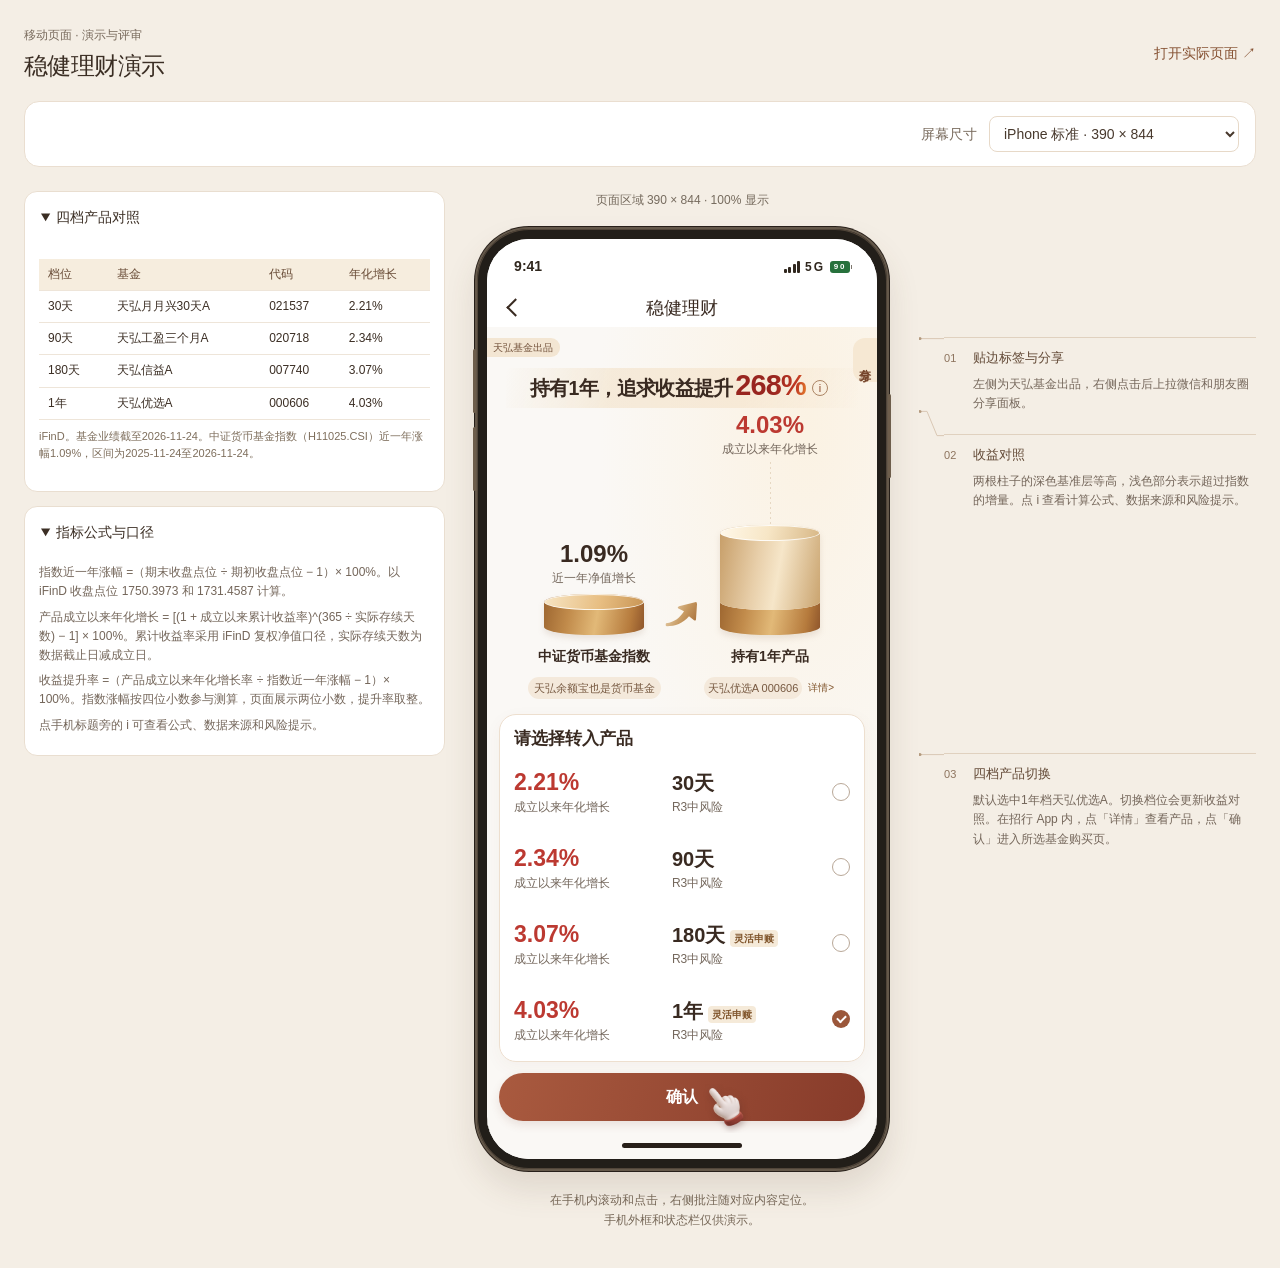
<file: index.html>
<!doctype html>
<html lang="zh-CN">
<head>
  <meta charset="utf-8">
  <meta name="viewport" content="width=device-width,initial-scale=1">
  <title>稳健理财演示</title>
  <link rel="stylesheet" href="demo.css">
  <script src="local-preview.js" defer></script>
  <script src="demo.js" defer></script>
</head>
<body>
  <main class="workspace">
    <header class="intro"><div><p id="eyebrow">移动页面 · 演示与评审</p><h1 id="demo-title">页面演示</h1></div><a id="open-page" target="_blank" rel="noopener">打开实际页面 ↗</a></header>
    <section class="toolbar" aria-label="演示设置"><label>屏幕尺寸 <select id="size" aria-label="屏幕尺寸"></select></label></section>
    <div id="error" class="error" role="alert" hidden></div>
    <div id="review-layout" class="review-layout">
      <aside id="materials" class="materials" aria-label="补充资料"></aside>
      <div class="phone-column">
        <p id="viewport-label" class="preview-meta"></p>
        <div id="stage" class="stage"><div id="device-space" class="device-space"><div id="device" class="device">
          <div class="display">
            <div class="status-bar" aria-hidden="true"><strong>9:41</strong><span class="phone-network"><i><b></b><b></b><b></b><b></b></i><b>5G</b><em>90</em></span></div>
            <iframe id="preview" title="手机内实际页面"></iframe>
            <div class="home-area" aria-hidden="true"><span></span></div>
          </div>
        </div></div></div>
        <p class="hint">在手机内滚动和点击，右侧批注随对应内容定位。<br>手机外框和状态栏仅供演示。</p>
      </div>
      <aside id="annotations" class="annotations" aria-label="跟随页面内容的批注"><div id="notes-viewport" class="notes-viewport"><svg id="note-lines" aria-hidden="true"></svg><div id="notes"></div></div><p id="note-status" role="status" hidden></p></aside>
    </div>
  </main>
</body>
</html>
</file>
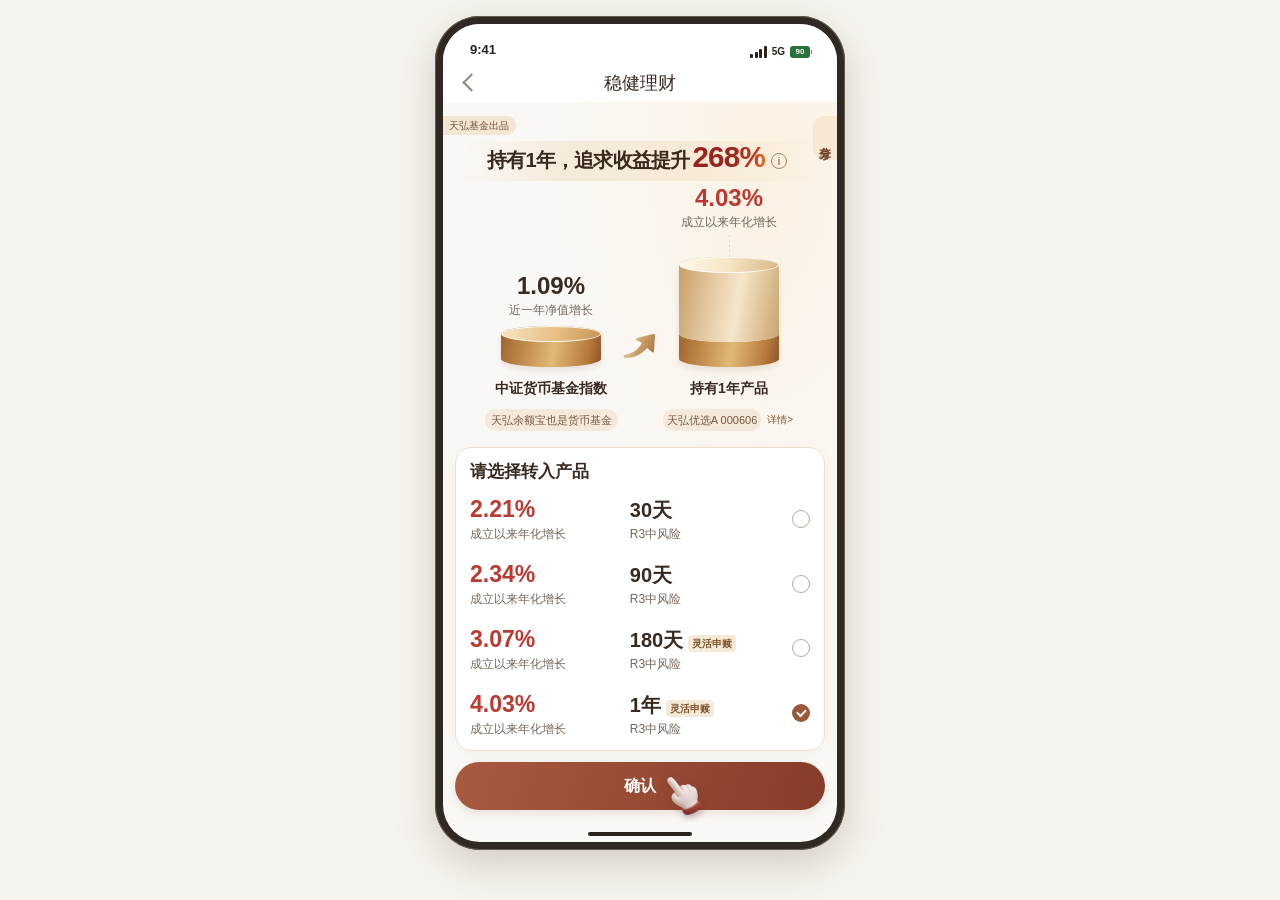
<file: phone/index.html>
<!doctype html>
<html lang="zh-CN">
<head>
  <meta charset="utf-8">
  <meta name="viewport" content="width=device-width, initial-scale=1">
  <title>稳健理财</title>
  <link rel="stylesheet" href="./src/styles.css">
  <script defer src="./src/page-content.js"></script>
  <script defer src="./src/app.js"></script>
</head>
<body>
  <div class="iphone">
    <div class="phone-screen">
      <div class="status-bar" aria-hidden="true">
        <span>9:41</span>
        <span class="status-icons"><i class="signal"><b></b><b></b><b></b><b></b></i><span class="network">5G</span><i class="battery">90</i></span>
      </div>
      <header class="topbar">
        <button class="back" type="button" id="back" aria-label="返回"></button>
        <span>稳健理财</span>
      </header>
      <main class="page">
        <section class="hero" aria-labelledby="comparison-title">
          <div class="hero-toolbar">
            <span class="producer">天弘基金出品</span>
            <button class="share" type="button" id="share" aria-label="分享">分享</button>
          </div>
          <div class="section-heading">
            <h1 id="comparison-title" aria-live="polite">历史业绩对照</h1>
            <button class="text-button" type="button" data-sheet="method" aria-label="计算公式"><span aria-hidden="true">i</span></button>
          </div>
          <div class="comparison" id="comparison"></div>
        </section>
        <section class="products" aria-labelledby="products-title">
          <h2 id="products-title">请选择转入产品</h2>
          <div id="products" role="radiogroup" aria-labelledby="products-title"></div>
        </section>
        <div class="confirm-area">
          <button class="primary" type="button" id="confirm">确认</button>
          <span class="tap-cue" aria-hidden="true"><img alt="" src="[data-uri]"></span>
        </div>
      </main>
      <div class="overlay" id="overlay" hidden>
        <section class="sheet" role="dialog" aria-modal="true" aria-labelledby="sheet-title">
          <div class="sheet-heading">
            <h2 id="sheet-title"></h2>
            <button class="dismiss-share" id="dismiss-share" type="button" aria-label="关闭分享" hidden>×</button>
          </div>
          <div id="sheet-body"></div>
          <button class="primary" type="button" id="close">关闭</button>
        </section>
      </div>
      <div class="home-indicator" aria-hidden="true"></div>
    </div>
  </div>
</body>
</html>
</file>
<file: demo.css>
:root{font:14px/1.6 -apple-system,BlinkMacSystemFont,"PingFang SC","Microsoft YaHei",sans-serif;color:#3b2e24;background:#f4eee5;font-synthesis:none;color-scheme:light}
*{box-sizing:border-box}body{margin:0}button,select{font:inherit}button,a,select{touch-action:manipulation}button{cursor:pointer}a{color:#855132}button:focus-visible,a:focus-visible,select:focus-visible{outline:3px solid #b1865b;outline-offset:3px}[hidden]{display:none!important}
.workspace{max-width:1660px;margin:auto;padding:26px 24px 38px}.intro{display:flex;justify-content:space-between;gap:24px;align-items:center;margin-bottom:20px}.intro p{margin:0 0 5px;color:#796b5d;font-size:12px}h1{font-size:24px;line-height:1.3;margin:0;letter-spacing:-.025em}#open-page{white-space:nowrap;text-decoration:none}.toolbar{display:flex;justify-content:space-between;gap:18px;flex-wrap:wrap;align-items:center;padding:14px 16px;background:#fff;border:1px solid #eaded0;border-radius:15px}.views{display:flex;flex-wrap:wrap;gap:4px;padding:3px;background:#f5ede1;border-radius:10px}.views button{border:0;border-radius:7px;color:#746456;background:transparent;padding:8px 14px}.views button[aria-pressed=true]{background:#895432;color:#fff;box-shadow:0 2px 6px #77512e18}.toolbar label{display:flex;align-items:center;gap:12px;color:#796b5d}select{background:#fff;border:1px solid #e7d9c8;border-radius:8px;padding:8px 30px 8px 10px;color:#48392d;max-width:100%}
.review-layout{display:grid;grid-template-columns:minmax(250px,1fr) var(--device-column,426px) minmax(230px,.8fr);gap:24px;align-items:start;margin-top:24px}.materials{min-width:0;position:sticky;top:18px;max-height:calc(100vh - 36px);overflow:auto;scrollbar-width:thin}.material{margin-bottom:14px;border:1px solid #e9ded0;border-radius:13px;overflow:hidden;background:#fff}.material summary{padding:14px 16px;cursor:pointer;font-weight:600}.material-body{padding:0 14px 14px;overflow:auto}.material p,.note p{margin:6px 0;font-size:12px;color:#74665a;white-space:pre-wrap}.material a{overflow-wrap:anywhere}.block-image{display:block;max-width:100%;height:auto;border-radius:7px}.image-link{display:block}.caption{font-size:11px!important;color:#7e6e5c!important}.block-table{overflow:auto;max-width:100%;margin:8px 0}.block-table table{border-collapse:separate;border-spacing:0;min-width:100%;font-size:12px;white-space:nowrap}.block-table th,.block-table td{padding:6px 9px;text-align:left;border-bottom:1px solid #eee5d9}.block-table th{color:#684b36;background:#f6edde;position:sticky;top:0}.block-table .highlight{background:#f7ead9;color:#785234}.block-embed{display:block;border:1px solid #eee;border-radius:7px;width:100%;background:#fff}.gallery{display:grid;gap:12px}.block-links{padding:0 0 0 18px;font-size:12px}
.phone-column{min-width:0}.preview-meta{text-align:center;margin:0 0 16px;font-size:12px;color:#766b5e}.stage{display:flex;justify-content:center;width:100%}.device-space{position:relative;flex:none}.device{position:absolute;left:0;top:0;width:calc(var(--screen-width,390px) + 24px);padding:10px;background:#221e19;border:2px solid #64584a;border-radius:54px;transform-origin:top left;box-shadow:0 0 0 1px #271f19,0 18px 32px #58432c22,inset 0 0 0 1px #514539}.device:before,.device:after{content:"";position:absolute;width:3px;background:#6e5e4c;border-radius:2px}.device:before{left:-4px;top:120px;height:64px;box-shadow:0 78px #6e5e4c}.device:after{right:-4px;top:165px;height:84px}.display{overflow:hidden;width:var(--screen-width,390px);border-radius:42px;background:white}.status-bar{height:50px;padding:6px 27px 0;display:flex;align-items:center;justify-content:space-between;position:relative;color:#30271e;user-select:none}.status-bar strong{font-size:14px}.status-bar>span:last-child{font-size:12px;letter-spacing:2px}.island{position:absolute;top:11px;left:50%;transform:translateX(-50%);width:96px;height:26px;background:#221e19;border-radius:18px}.device.classic .island{top:8px;width:55px;height:5px}.device iframe{display:block;border:0;width:var(--screen-width,390px);height:var(--screen-height,844px);background:white}.home-area{height:26px;display:flex;justify-content:center;align-items:center}.home-area span{width:120px;height:5px;background:#271f19;border-radius:4px}.hint{font-size:12px;color:#776858;text-align:center;line-height:1.7;margin:19px 0 0}
.annotations{position:relative;min-width:0;align-self:stretch}.notes-viewport{position:absolute;left:0;width:100%;min-height:1px;overflow-x:hidden;overflow-y:auto;scrollbar-width:thin;overscroll-behavior:contain}#note-lines{position:absolute;inset:0;width:100%;overflow:visible;pointer-events:none}#note-lines path{stroke:#d9c7b4;stroke-width:1;fill:none}#note-lines circle{fill:#b3997d}.note{position:absolute;left:25px;right:0;padding:9px 0 3px;border-top:1px solid #e0d1bf}.note-heading{display:flex;gap:10px;align-items:baseline}.note-heading button{padding:0;border:0;background:transparent;color:#634a37;text-align:left;font-size:13px;line-height:22px;font-weight:600}.note-number{font-size:11px;color:#8d745e;min-width:19px}.note .note-body{padding-left:29px}.note[data-continuing] .note-number:before{content:'↑ ';color:#9e846d}#note-status{font-size:12px;color:#79695c;padding:12px 0;margin:0}.error{margin-top:16px;padding:12px;border:1px solid #e8c5c5;border-radius:8px;color:#873c3c;background:#fff7f7}
.review-layout.no-materials{grid-template-columns:var(--device-column,426px) minmax(230px,340px);justify-content:center}.review-layout.no-notes{grid-template-columns:minmax(250px,1fr) var(--device-column,426px)}
.review-layout.no-materials.no-notes{grid-template-columns:var(--device-column,426px);justify-content:center}
@media(max-width:1100px){.review-layout{grid-template-columns:var(--device-column,426px) minmax(230px,1fr);gap:20px}.materials{grid-column:1 / 3;grid-row:1;position:static;max-height:400px;display:grid;grid-template-columns:repeat(auto-fit,minmax(240px,1fr));gap:12px}.phone-column{grid-column:1;grid-row:2}.annotations{grid-column:2;grid-row:2}.review-layout.no-materials .phone-column,.review-layout.no-materials .annotations{grid-row:1}.material{margin:0}.review-layout.no-notes{grid-template-columns:1fr}.review-layout.no-notes .materials{grid-column:1}.review-layout.no-notes .phone-column{grid-column:1;grid-row:2}}
@media(max-width:730px){.workspace{padding:20px 14px 30px}.intro{align-items:start;gap:8px}h1{font-size:21px}#open-page{font-size:12px}.toolbar label{width:100%;justify-content:space-between}.views{width:100%}.views button{flex:1;padding:8px 9px}.review-layout,.review-layout.no-materials{display:flex;flex-direction:column;gap:20px}.materials{display:block;width:100%;max-height:320px}.material{margin-bottom:12px}.phone-column,.annotations{width:100%}.annotations{min-height:250px}.notes-viewport{position:relative!important;top:0!important;height:auto!important;max-height:65vh}.note{position:relative!important;left:0;right:0;top:auto!important;margin-bottom:15px}.note .note-body{padding-left:29px}#note-lines{display:none}.hint{margin-bottom:0}}

.display > .status-bar { background: #fff; }
.display > .home-area { background: #faf8f5; }

.toolbar { justify-content: flex-end; }
.status-bar .phone-network { display: flex; align-items: center; gap: 5px; letter-spacing: normal; font: 720 10px/1 -apple-system,sans-serif; }
.phone-network i { display: flex; align-items: flex-end; gap: 1.5px; height: 12px; }
.phone-network i b { width: 3px; border-radius: 1px; background: currentColor; height: 4px; }
.phone-network i b:nth-child(2) { height: 6px; }
.phone-network i b:nth-child(3) { height: 9px; }
.phone-network i b:nth-child(4) { height: 12px; }
.phone-network em { position: relative; width: 20px; border-radius: 3px; text-align: center; background: #27713c; color: white; font: 750 8px/12px -apple-system,sans-serif; }
.phone-network em::after { content: ''; position: absolute; right: -2px; top: 4px; width: 1px; height: 4px; background: #7e776e; }
</file>
<file: phone/src/styles.css>
:root {
  --ink: #392a21;
  --muted: #74675c;
  --brand: #8e4b2d;
  --page: #f7f2eb;
  --paper: #fff;
  --line: #eee4d8;
  --accent: #bc3931;
  --base-cylinder: linear-gradient(100deg, #9c652f 0%, #c18b4b 26%, #e2b978 53%, #b67b3d 85%, #8d542a);
  --increase-cylinder: linear-gradient(100deg, #c69d67, #e8cfaa 38%, #f6e6c9 58%, #c9a36e);
}
* { box-sizing: border-box; }
[hidden] { display: none !important; }
body {
  margin: 0;
  color: var(--ink);
  background: radial-gradient(ellipse at top, #e8d7be, #f7f2eb 68%);
  font: 16px/1.5 -apple-system, BlinkMacSystemFont, "PingFang SC", "Microsoft YaHei", sans-serif;
}
button { font: inherit; cursor: pointer; }
button:focus, a:focus, input:focus { outline: 2px solid var(--brand); outline-offset: 3px; }
h1, h2, p, dl, dd { margin: 0; }
.iphone {
  width: 410px;
  max-width: 100%;
  margin: 16px auto;
  padding: 8px;
  border-radius: 45px;
  background: #302923;
  box-shadow: 0 14px 42px rgba(70, 50, 30, .21), inset 0 0 0 1px #64594a;
}
.phone-screen {
  position: relative;
  display: flex;
  flex-direction: column;
  height: 818px;
  height: min(818px, calc(100dvh - 48px));
  overflow: hidden;
  border-radius: 37px;
  background: radial-gradient(ellipse at 78% 18%, #faecd5, transparent 42%), linear-gradient(180deg, #c9b092 0%, #e9d4b5 24%, #f8f1e5 48%, var(--page) 70%);
}
.status-bar {
  position: relative;
  flex: 0 0 40px;
  display: flex;
  align-items: end;
  justify-content: space-between;
  padding: 0 27px 5px;
  color: #29231d;
  font-size: 13px;
  font-weight: 700;
}
.status-icons { display: flex; align-items: center; gap: 5px; }
.signal { display: flex; height: 12px; gap: 1.5px; align-items: flex-end; }
.signal b { display: block; width: 3px; border-radius: 1px; background: currentColor; height: 4px; }
.signal b:nth-child(2) { height: 6px; }
.signal b:nth-child(3) { height: 9px; }
.signal b:nth-child(4) { height: 12px; }
.network { font-size: 10px; font-weight: 750; }
.battery { position: relative; width: 20px; height: 12px; line-height: 12px; background: #27713c; border-radius: 3px; color: white; font: 750 8px/12px -apple-system, sans-serif; text-align: center; }
.battery::after { content: ''; position: absolute; right: -2px; top: 4px; height: 4px; width: 1px; background: #7e776e; }
.page { flex: 1 1 auto; min-height: 0; width: 100%; overflow: auto; scrollbar-width: none; padding: 0 12px 16px; }
.page::-webkit-scrollbar { display: none; }
.home-indicator { position: relative; flex: 0 0 19px; pointer-events: none; }
.home-indicator::after { content: ''; position: absolute; bottom: 6px; left: 50%; transform: translateX(-50%); width: 104px; height: 4px; border-radius: 4px; background: #29231d; }
.topbar {
  position: relative;
  display: flex;
  align-items: center;
  justify-content: center;
  min-height: 38px;
  flex: 0 0 38px;
  font-size: 18px;
  font-weight: 550;
}
.back {
  position: absolute;
  left: 6px;
  width: 44px;
  height: 44px;
  border: 0;
  background: transparent;
}
.back:disabled { cursor: default; opacity: .55; }
.back::before {
  content: '';
  display: inline-block;
  width: 11px;
  height: 11px;
  border: solid var(--ink);
  border-width: 0 0 2px 2px;
  transform: rotate(45deg);
}
.hero { margin-bottom: 8px; padding: 0 7px; }
.section-heading {
  display: flex;
  align-items: center;
  justify-content: center;
  position: relative;
  isolation: isolate;
}
.section-heading::before {
  content: '';
  position: absolute;
  inset: 2px 0;
  z-index: -1;
  background: linear-gradient(100deg, transparent, #f1dfc38a 30%, #f4e1c78a 68%, transparent);
  pointer-events: none;
}
#comparison-title {
  font-size: clamp(16px, 5vw, 20px);
  font-weight: 800;
  letter-spacing: -.04em;
}
.section-heading .text-button { min-width: 28px; }

h1 { font-size: 18px; font-weight: 750; line-height: 1.25; letter-spacing: -.025em; }
.hero-toolbar {
  position: relative;
  display: flex;
  align-items: flex-start;
  justify-content: space-between;
  height: 23px;
  margin-inline: -19px;
}
.producer {
  padding: 2px 7px 2px 6px;
  border-radius: 0 9px 9px 0;
  background: #f3e6d3;
  color: #715039;
  font-size: 10px;
  line-height: 15px;
}
.share {
  position: absolute;
  z-index: 1;
  top: 0;
  right: 0;
  width: 24px;
  min-height: 44px;
  padding: 5px 4px;
  border: 0;
  border-radius: 12px 0 0 12px;
  background: #f6e8d3;
  color: #75442b;
  writing-mode: vertical-rl;
  text-orientation: upright;
  font-size: 12px;
  font-weight: 650;
  line-height: 16px;
  letter-spacing: 1px;
}
.share::after { content: ''; position: absolute; inset: 0 0 0 -20px; }
.headline-accent {
  white-space: nowrap;
}
.text-button, .close {
  min-width: 44px;
  min-height: 44px;
  padding: 0;
  color: var(--brand);
  border: 0;
  background: transparent;
}
.text-button { display: grid; place-items: center; }
.text-button span {
  display: grid;
  place-items: center;
  border: 1px solid #ab8464;
  border-radius: 50%;
  width: 16px;
  height: 16px;
  font-size: 11px;
  line-height: 14px;
}
.headline-value {
  margin-left: 3px;
  color: #b52d28;
  font-size: 1.48em;
  font-weight: 800;
  line-height: 0;
  font-variant-numeric: tabular-nums;
  background: linear-gradient(transparent 76%, #f5d8cd 76%, #f5d8cd 94%, transparent 94%);
}
.comparison { position: relative; display: flex; align-items: flex-end; height: 183px; }
.metric { flex: 0 0 50%; min-width: 0; text-align: center; }
.benchmark .artwork { position: relative; }
.comparison-arrow {
  position: absolute;
  left: 100%;
  bottom: 12px;
  width: 34px;
  height: 26px;
  transform: translateX(-50%);
  font-size: 0;
  pointer-events: none;
}
.comparison-arrow::before {
  content: '';
  display: block;
  width: 100%;
  height: 100%;
  background: linear-gradient(118deg, #ecd9b9 8%, #c79a62 54%, #a66c37 94%);
  clip-path: path('M 1 22 C 10 21 15 16 19 10 L 13 7 Q 12 6 14 5 L 30 1 Q 32 0 32 3 L 31 18 Q 31 20 29 19 L 24 15 C 18 22 10 25 2 25 Q 0 25 1 22 Z');
  animation: arrow-rise 2.8s ease-in-out infinite;
}
@supports not (clip-path: path('M0 0 L1 1 Z')) {
  .comparison-arrow::before {
    content: '↗';
    background: none;
    color: #aa713c;
    font: 700 30px/26px sans-serif;
    text-align: center;
  }
}
@keyframes arrow-rise {
  0%, 58%, 100% { transform: translate(-1px, 1px); }
  28% { transform: translate(3px, -2px); }
}
.metric-value, .product-rate strong {
  font-weight: 700;
  font-variant-numeric: tabular-nums;
}
.metric-value { font-size: 24px; line-height: 1.24; }
.fund .metric-value, .product-rate strong { color: var(--accent); }
.meta { color: var(--muted); font-size: 12px; }
.artwork {
  min-height: 21px;
  padding-top: 7px;
  display: flex;
  align-items: flex-end;
  justify-content: center;
  padding-bottom: 4px;
}
.column-stack {
  --rim: 8px;
  display: flex;
  flex-direction: column-reverse;
  width: 67%;
  max-width: 100px;
  filter: drop-shadow(0 4px 3px rgba(115, 77, 38, .12));
}
.cylinder, .cylinder-increase {
  position: relative;
  height: calc(var(--column-height) * var(--chart-scale, 1) + 2 * var(--rim));
  border-radius: 50% / var(--rim);
  background: var(--base-cylinder);
}
.cylinder-increase {
  /* The lower ellipse fits exactly over the base's top face. */
  z-index: 1;
  margin-bottom: calc(-2 * var(--rim));
  background: var(--increase-cylinder);
}
.cylinder::before, .cylinder-increase::before {
  content: '';
  position: absolute;
  inset: 0 0 auto;
  height: calc(2 * var(--rim));
  box-sizing: border-box;
  border: 1px solid rgba(255, 255, 255, .85);
  border-radius: 50%;
  background: linear-gradient(104deg, #f7e5c3, #e7bd81 57%, #c99656);
}
.cylinder-increase::before {
  background: linear-gradient(103deg, #fff8e9, #f7e6c6 48%, #d8b887);
}
.metric-name { margin: 7px 0 6px; font-size: 14px; font-weight: 650; }
.examples {
  display: flex;
  height: 30px;
  gap: 3px;
  align-items: center;
  justify-content: center;
  white-space: nowrap;
}
.fund-chip { background: #f6e8d3; color: #795334; }
.chip {
  display: inline-block;
  max-width: 100%;
  border-radius: 12px;
  background: #f4e9db;
  color: #775941;
  padding: 3px 6px;
  white-space: nowrap;
  font-size: 11px;
}

.products {
  border-radius: 17px;
  padding: 12px 16px 3px;
  border: 1px solid #eddfcf;
  background: linear-gradient(155deg, #fff7ea, #fffdfa 32%, var(--paper));
  box-shadow: 0 5px 18px rgba(113, 76, 42, .06);
}
.products h2, .sheet h2 { font-size: 17px; font-weight: 700; }
.products h2 { margin-bottom: 2px; }
.product {
  display: flex;
  align-items: center;
  min-height: 55px;
  padding: 4px 0;
}

.product-rate, .product-name { display: block; min-width: 0; }
.product-rate { flex: 0 0 47%; }
.product-name { flex: 1; }
.product strong, .product .meta { display: block; }
.term-line { display: flex; align-items: center; gap: 5px; white-space: nowrap; }
.flexible-tag { padding: 1px 4px; border-radius: 4px; background: #f5ead9; color: #80552c; font-size: 10px; font-weight: 650; }
.product-rate strong { font-size: 23px; line-height: 1.25; }
.product-name strong { font-size: 16px; font-weight: 650; }
.product input {
  appearance: none;
  -webkit-appearance: none;
  flex: 0 0 21px;
  width: 21px;
  height: 21px;
  margin: 0 0 0 3px;
  border: 1px solid #bcaa99;
  border-radius: 50%;
  background: var(--paper);
}
.product input:checked {
  border: 2px solid var(--brand);
  background: radial-gradient(circle, var(--brand) 0, var(--brand) 5px, var(--paper) 6px);
}
.product.available { cursor: pointer; }
.primary {
  display: block;
  width: 100%;
  min-height: 48px;
  margin-top: 9px;
  border-radius: 24px;
  background: linear-gradient(105deg, #a95a3f, #873b2a);
  box-shadow: 0 4px 12px rgba(129, 62, 36, .22);
  color: var(--paper);
  font-weight: 700;
  border: 0;
}
.overlay {
  position: absolute;
  top: 0;
  right: 0;
  bottom: 0;
  left: 0;
  z-index: 1;
  background: rgba(56, 39, 27, .42);
  display: flex;
  align-items: flex-end;
  justify-content: center;
}
.sheet {
  width: 100%;
  max-width: 470px;
  max-height: 85%;
  overflow: auto;
  background: var(--paper);
  border-radius: 18px 18px 0 0;
  padding: 10px 20px 24px;
  padding-bottom: calc(24px + env(safe-area-inset-bottom));
}
.sheet-heading { display: flex; align-items: center; justify-content: space-between; }
.close { font-size: 23px; }
.sheet p, .sheet dl { margin-top: 10px; font-size: 14px; }
.sheet dt { color: var(--muted); }
.sheet dd { margin-bottom: 7px; font-weight: 600; }
.sheet a { color: var(--brand); }
@media (max-width: 350px) {
  .page { padding-right: 10px; padding-left: 10px; }
  .products { padding-left: 12px; padding-right: 12px; }
  .product-name strong { font-size: 14px; }
}
.method-sheet {
  align-self: center;
  width: calc(100% - 40px);
  border-radius: 21px;
  padding: 20px;
}
.method-sheet .sheet-heading { justify-content: center; }
.method-sheet .sheet-heading h2 { font-size: 20px; text-align: center; }
h1 { text-align: center; }
@media (max-width: 350px) {
  h1 { font-size: 16px; }
  .examples .chip { padding-inline: 4px; }
}

@media (max-width: 430px) {
  .iphone { width: 100%; margin: 0; padding: 0; border-radius: 0; box-shadow: none; }
  .phone-screen { height: 100vh; height: 100dvh; border-radius: 0; }
}

.share-summary {
  display: block;
  width: 100%;
  min-height: 138px;
  margin-top: 14px;
  padding: 10px;
  border: 1px solid #e5d4bf;
  border-radius: 10px;
  background: #fcf6ed;
  color: var(--ink);
  font: inherit;
  font-size: 13px;
  resize: vertical;
}
.copy-share {
  display: block;
  min-height: 44px;
  margin: 5px auto 0;
  border: 0;
  background: transparent;
  color: var(--brand);
}

.fund-code { margin-left: 4px; color: #775941; font-size: 10px; font-variant-numeric: tabular-nums; }

.page { display: flex; flex-direction: column; }
.hero, .confirm-area > .primary { flex-shrink: 0; }
.products { flex: 1 0 auto; display: flex; flex-direction: column; }
#products { flex: 1; display: flex; flex-direction: column; }
.product { flex: 1 0 55px; }
.share-sheet {
  padding: 16px 17px 20px;
  border-radius: 22px 22px 0 0;
  box-shadow: 0 -14px 40px #48302219;
  animation: share-rise 210ms ease-out both;
}
@keyframes share-rise { from { transform: translateY(100%); } to { transform: translateY(0); } }
.share-sheet .sheet-heading { position: relative; min-height: 44px; justify-content: center; }
.dismiss-share {
  position: absolute;
  right: -4px;
  width: 44px;
  height: 44px;
  border: 0;
  background: transparent;
  color: var(--muted);
  font-size: 27px;
}
.share-choices { display: flex; justify-content: space-around; padding: 18px 0 20px; }
.share-option {
  min-width: 90px;
  padding: 0 5px;
  border: 0;
  background: transparent;
  color: var(--ink);
  font-size: 14px;
}
.channel-icon {
  position: relative;
  display: block;
  width: 52px;
  height: 52px;
  margin: 0 auto 8px;
  border-radius: 50%;
  background: #25a45b;
}
.wechat-icon::before, .wechat-icon span {
  position: absolute;
  border-radius: 52% 52% 55% 36%;
  background: white;
}
.wechat-icon::before {
  content: '••';
  color: #25a45b;
  font-size: 10px;
  line-height: 15px;
  top: 12px;
  left: 9px;
  width: 24px;
  height: 19px;
}
.wechat-icon span {
  top: 24px;
  left: 23px;
  width: 20px;
  height: 16px;
  color: #25a45b;
  font-size: 9px;
  line-height: 12px;
  box-shadow: 0 0 0 2px #25a45b;
}
.moments-icon { background: #7cb84a; }
.moments-icon span {
  position: absolute;
  inset: 12px;
  border-radius: 50%;
  background: repeating-conic-gradient(from 10deg, #fff 0 38deg, transparent 38deg 45deg);
}
.moments-icon span::after {
  content: '';
  position: absolute;
  inset: 8px;
  border-radius: 50%;
  background: #7cb84a;
}
.share-sheet #close {
  border-radius: 11px;
  background: #f5efe8;
  color: var(--ink);
  box-shadow: none;
}
.demo-embedded .iphone { width: 100%; margin: 0; padding: 0; border-radius: 0; box-shadow: none; }
.demo-embedded .phone-screen { height: 100vh; border-radius: 0; }
.demo-embedded .status-bar, .demo-embedded .home-indicator { display: none; }
@media (max-width: 350px) { .hero-toolbar { margin-inline: -17px; } }
@media (prefers-reduced-motion: reduce) { .share-sheet { animation: none; } }

/* Keep navigation white and limit the gold tint to the comparison area. */
:root { --page: #faf8f5; --paper: #fff; }
body { background: #f7f4ef; }
.phone-screen {
  background: radial-gradient(ellipse at 82% 16%, #fbf2e3, transparent 46%), var(--page);
}
.status-bar, .topbar { background: #fff; }
.products { background: #fff; box-shadow: 0 5px 18px rgba(113, 76, 42, .045); }
.fund-examples { gap: 4px; }
.fund-chip { flex: 0 1 auto; min-width: 0; padding: 3px 4px; }
.details-link {
  color: #80552c;
  font-size: 10px;
  line-height: 24px;
  text-decoration: none;
  white-space: nowrap;
}
.details-link:hover { text-decoration: underline; }
.details-card { flex: 0 0 auto; margin-top: 12px; padding-bottom: 16px; }
.details-card h1 { text-align: left; margin: 3px 0 10px; }
.details-card dt { color: var(--muted); font-size: 12px; }
.details-card dd { margin-bottom: 9px; font-size: 14px; font-weight: 650; }
.details-card a { color: var(--brand); font-size: 13px; }
.headline-value { color: #b52d28; }
@supports (background-clip: text) or (-webkit-background-clip: text) {
  .headline-value {
    background: linear-gradient(100deg, #98251f 24%, #c03822 38%, #ef912f 47%, #ffbf66 51%, #d85027 56%, #a52520 72%);
    background-size: 230% 100%;
    background-position: 100% center;
    -webkit-background-clip: text;
    background-clip: text;
    color: transparent;
    animation: metric-shine 1.65s ease-in-out 2 both;
  }
}
@keyframes metric-shine { from { background-position: 100% center; } to { background-position: 0% center; } }
.confirm-area { flex-shrink: 0; position: relative; margin-top: 7px; }
.confirm-area > .primary { margin-top: 0; box-shadow: 0 4px 10px #773a291f; }
.page { padding-bottom: 9px; }
.hero { margin-bottom: 10px; }
.comparison { height: 185px; }
.products { flex: 0 0 auto; padding: 11px 14px 3px; }
.product { flex: 0 0 auto; min-height: clamp(52px, 7vh, 59px); }

.product input {
  width: 18px;
  height: 18px;
  flex: 0 0 18px;
  border: 1px solid #b9a898;
}
.product input:focus:not(:focus-visible) { outline: none; }
.product input:checked {
  border: 0;
  background: #9b573a;
}
.product input:checked::after {
  content: '';
  display: block;
  width: 7px;
  height: 4px;
  margin: 5px 0 0 5px;
  transform: rotate(-45deg);
  border: solid #fff;
  border-width: 0 0 2px 2px;
}
.details-link { border: 0; background: transparent; padding: 0 2px; }
.method-sheet dl { margin: 8px 0 4px; }
.method-sheet dt { margin: 12px 0 3px; font-weight: 700; color: var(--ink); }
.method-sheet dd { white-space: pre-line; margin: 0; font-weight: 400; color: var(--muted); overflow-wrap: anywhere; }
.method-sheet > .primary { box-shadow: none; }
@media (min-height: 880px) { .comparison { height: 196px; } .hero { margin-bottom: 14px; } }
@media (prefers-reduced-motion: reduce) { .headline-value, .tap-cue { animation: none; } }

/* Allocate the screen between the chart, the product list, and the action. */
.page {
  display: grid;
  grid-template-columns: minmax(0, 1fr);
  grid-template-rows: minmax(238px, 1.05fr) minmax(237px, 1fr) auto;
  gap: clamp(7px, 1.3vh, 12px) 0;
  padding-top: clamp(2px, calc((100vh - 667px) * .06), 17px);
  padding-bottom: clamp(11px, 1.4vh, 14px);
}
.hero {
  display: grid;
  grid-template-rows: 23px minmax(44px, .22fr) minmax(0, 1fr);
  margin: 0;
}
.comparison { height: auto; min-height: 0; }
.metric.fund {
  align-self: stretch;
  display: flex;
  flex-direction: column;
  padding-top: 0;
}
.fund .artwork {
  position: relative;
  isolation: isolate;
  flex: 1 0 auto;
}
.fund .artwork::before {
  content: '';
  position: absolute;
  z-index: -1;
  top: 4px;
  bottom: 7px;
  left: 50%;
  width: 1px;
  background: repeating-linear-gradient(to bottom, #b99b704d 0 2px, transparent 2px 5px);
}

.hero-toolbar { align-self: start; }
.products { min-height: 0; padding-top: 11px; padding-bottom: 4px; }
#products { min-height: 0; }
.product {
  flex: 1 0 49px;
  min-height: 49px;
  display: grid;
  grid-template-columns: 47% minmax(0, 1fr) auto;
  grid-template-rows: auto auto;
  align-items: baseline;
  align-content: center;
  row-gap: 2px;
}
.product-rate, .product-name { display: contents; }
.product-rate strong { grid-area: 1 / 1; }
.term-line { grid-area: 1 / 2; align-items: baseline; }
.product-name strong { font-size: 20px; line-height: 1.25; }
.product-rate .meta { grid-area: 2 / 1; }
.product-name .meta { grid-area: 2 / 2; }
.product .meta { font-size: 12px; line-height: 1.35; }
.product input { grid-area: 1 / 3 / 3 / 4; align-self: center; }
.confirm-area { margin-top: 0; }

.tap-cue {
  position: absolute;
  z-index: 1;
  pointer-events: none;
  left: calc(50% + 23px);
  right: auto;
  bottom: -6px;
  width: 43px;
  height: 43px;
  filter: drop-shadow(1px 3px 3px #552b2855);
  transform-origin: 20% 21%;
  animation: hand-tap 2.2s ease-in-out infinite;
}
.tap-cue img { width: 100%; height: 100%; object-fit: contain; display: block; }
@keyframes hand-tap {
  0%, 40%, 100% { transform: translate(0, 0); }
  16%, 19% { transform: translate(-3px, -4px) scale(.97); }
}
@media (max-height: 705px) {
  .page { grid-template-rows: minmax(216px, 1.18fr) minmax(222px, 1fr) auto; }
  .hero { --chart-scale: .65; grid-template-rows: 23px minmax(44px, .22fr) minmax(0, 1fr); }
  .product { flex-basis: 45px; min-height: 45px; }
  .metric-value { font-size: 21px; }
  .artwork { padding-top: 5px; }
  .examples { height: 25px; }
  .column-stack { --rim: 6px; }
  .metric-name { margin: 4px 0; }
  .product-rate strong { font-size: 21px; }
  .product-name strong { font-size: 18px; }

  .confirm-area > .primary { min-height: 44px; }
}
@media (prefers-reduced-motion: reduce) {
  .comparison-arrow::before, .tap-cue { animation: none; }
}

@media (max-height: 600px) {
  .status-bar { flex-basis: 31px; }
  .topbar { min-height: 34px; flex-basis: 34px; }
  .home-indicator { flex-basis: 13px; }
  .page { grid-template-rows: minmax(192px, 1.18fr) minmax(199px, 1fr) auto; gap: 6px 0; padding: 0 10px 10px; }
  .hero { --chart-scale: .46; grid-template-rows: 21px 42px minmax(0, 1fr); }
  .section-heading .text-button { min-height: 42px; }
  .artwork { padding-top: 3px; }
  .examples { height: 22px; }
  .metric-name { margin-block: 3px; }
  .product { flex-basis: 42px; min-height: 42px; padding-block: 2px; }
  .products { padding-top: 6px; padding-bottom: 2px; }
  .confirm-area > .primary { min-height: 40px; }

  .share::after { left: 0; }
}
@media (min-height: 760px) {
  .hero { grid-template-rows: 23px minmax(44px, .17fr) minmax(0, 1fr); }
  .section-heading { align-self: end; }
}

@media (max-width: 350px) {
  .metric .examples { height: 32px; }
  .fund-examples { gap: 2px; }
  .fund-examples .fund-chip { padding-inline: 2px; white-space: normal; line-height: 1.35; text-wrap: balance; }
  .details-link { flex: 0 0 auto; padding-inline: 0; }
  .product { grid-template-columns: 43% minmax(0, 1fr) auto; }
}
</file>
